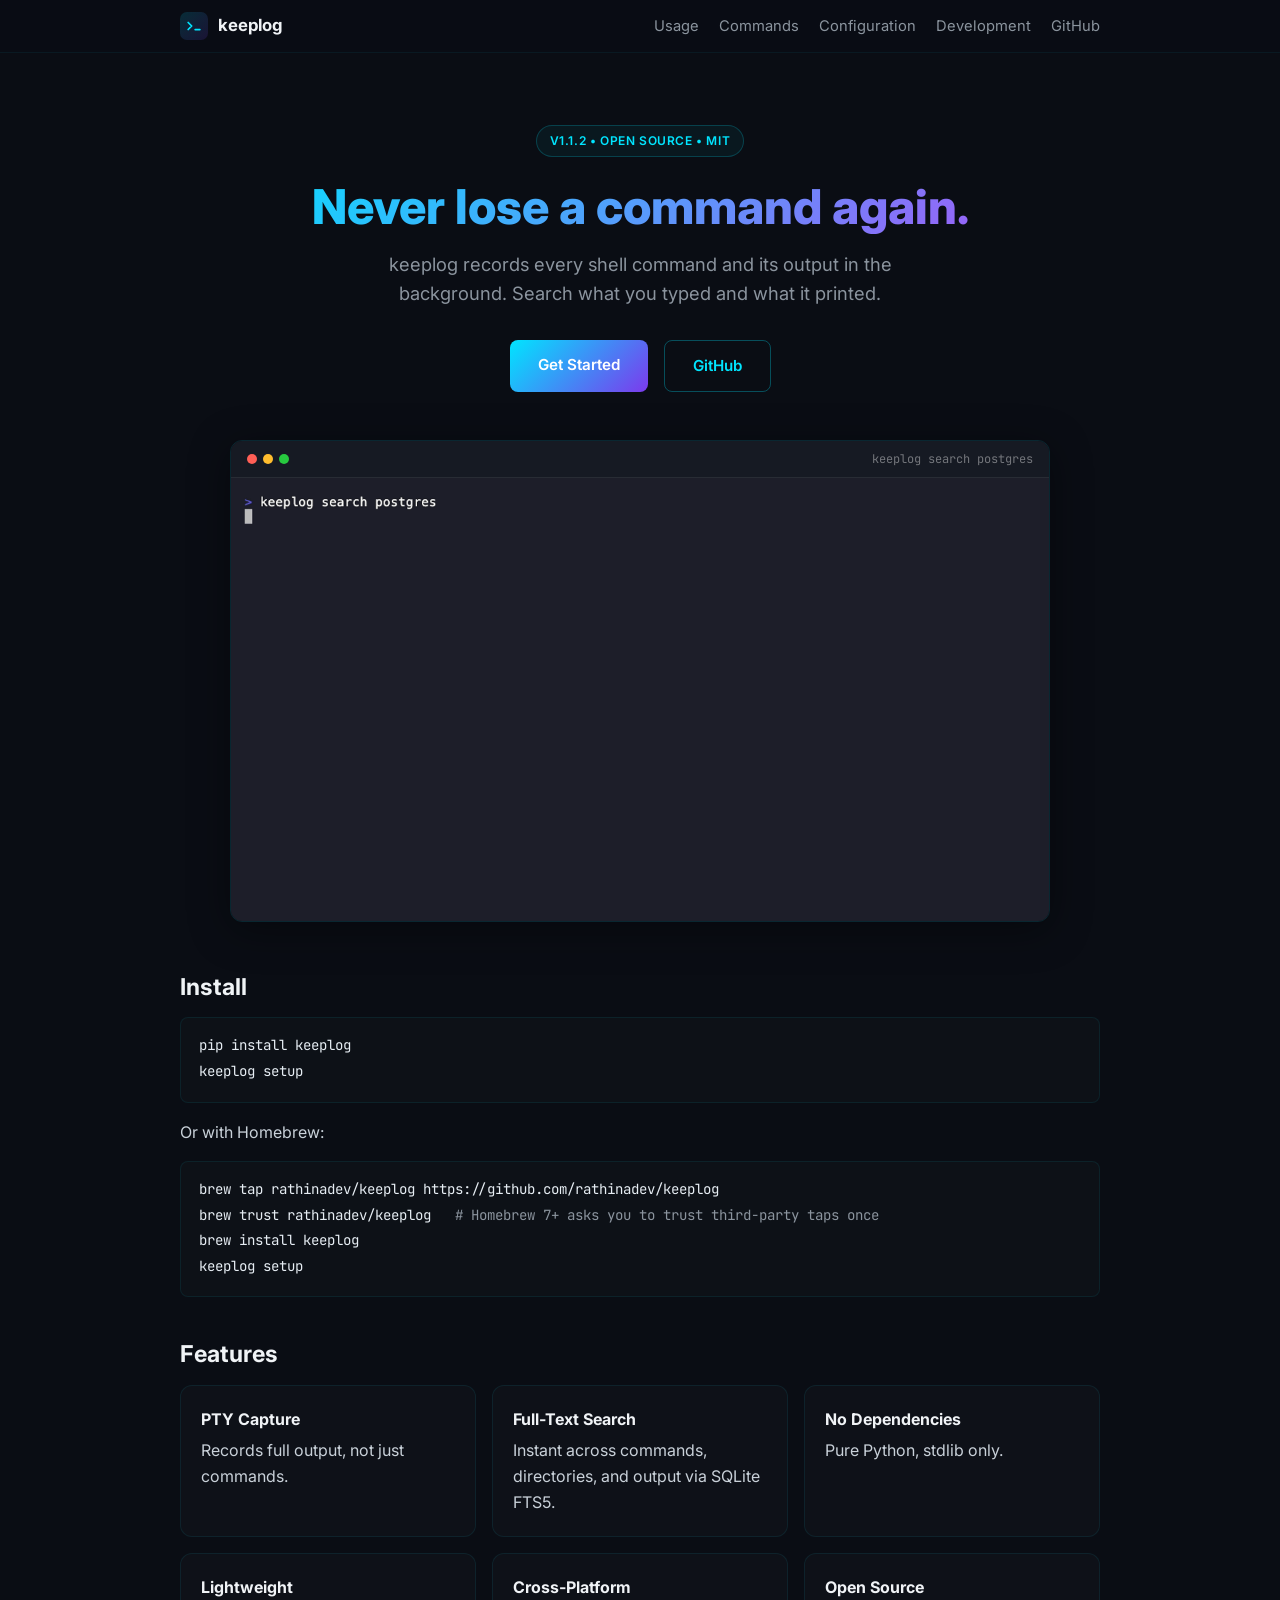
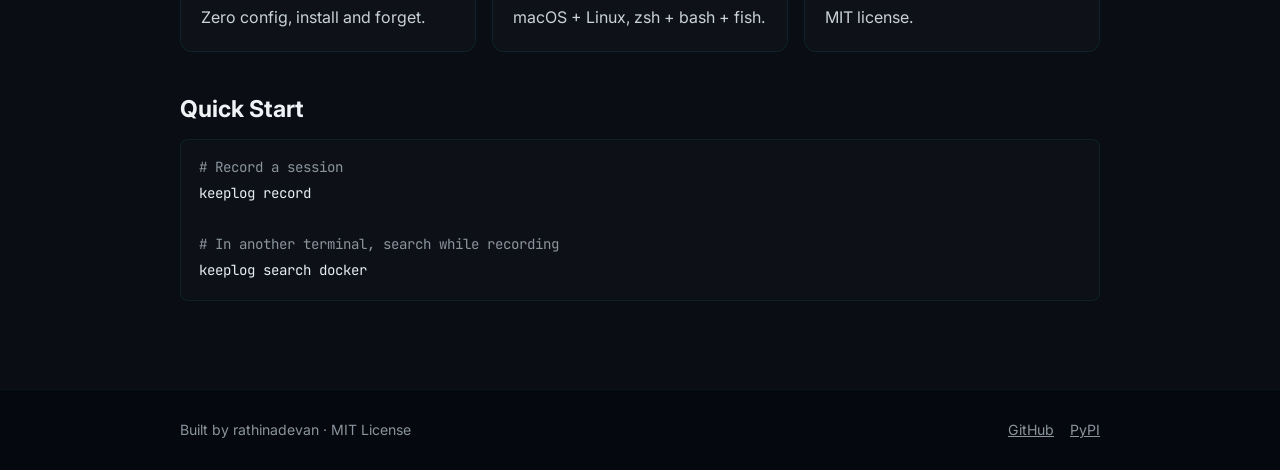
<file: docs/index.html>
<!doctype html>
<html lang="en">
<head>
  <meta charset="utf-8">
  <meta name="viewport" content="width=device-width, initial-scale=1">
  <title>keeplog</title>
  <meta name="description" content="keeplog records every terminal command and its output to a searchable local SQLite database. Install once, search your shell history instantly with fzf.">
  <link rel="canonical" href="https://rathinadev.github.io/keeplog/">
  <meta property="og:type" content="website">
  <meta property="og:site_name" content="keeplog">
  <meta property="og:title" content="keeplog">
  <meta property="og:description" content="keeplog records every terminal command and its output to a searchable local SQLite database. Install once, search your shell history instantly with fzf.">
  <meta property="og:url" content="https://rathinadev.github.io/keeplog/">
  <meta name="twitter:card" content="summary">
  <link rel="icon" href="assets/favicon.png">
  <link rel="preconnect" href="https://fonts.googleapis.com">
  <link rel="preconnect" href="https://fonts.gstatic.com" crossorigin>
  <link rel="stylesheet" href="https://fonts.googleapis.com/css2?family=Inter:wght@400;600;700;800&family=JetBrains+Mono:wght@400;500&display=swap">
  <link rel="stylesheet" href="style.css">
  <script src="site.js" defer></script>
  <script type="application/ld+json">
  {
    "@context": "https://schema.org",
    "@type": "SoftwareApplication",
    "name": "keeplog",
    "description": "Terminal session logger with full-text search. Records every shell command and output to a local SQLite database.",
    "applicationCategory": "DeveloperApplication",
    "operatingSystem": "macOS, Linux",
    "url": "https://rathinadev.github.io/keeplog/",
    "downloadUrl": "https://pypi.org/project/keeplog/",
    "license": "https://github.com/rathinadev/keeplog/blob/main/LICENSE",
    "offers": {
      "@type": "Offer",
      "price": "0",
      "priceCurrency": "USD"
    }
  }
  </script>
</head>
<body>
  <a class="skip" href="#main">Skip to content</a>
  <header class="site-header">
    <div class="wrap header-inner">
      <a class="brand" href="./" aria-current="page"><img src="assets/logo.svg" alt="" width="28" height="28">keeplog</a>
      <nav class="site-nav" aria-label="Main">
        <a href="usage/">Usage</a>
        <a href="commands/">Commands</a>
        <a href="config/">Configuration</a>
        <a href="development/">Development</a>
        <a href="https://github.com/rathinadev/keeplog">GitHub</a>
      </nav>
    </div>
  </header>

  <main id="main" class="wrap">
    <section class="hero">
      <div class="hero-badge">v1.1.2 • Open Source • MIT</div>
      <h1>Never lose a command again.</h1>
      <p class="hero-subtitle">keeplog records every shell command and its output in the background. Search what you typed and what it printed.</p>
      <div class="hero-actions">
        <a class="btn btn-primary" href="#install">Get Started</a>
        <a class="btn btn-ghost" href="https://github.com/rathinadev/keeplog">GitHub</a>
      </div>
      <figure class="terminal">
        <div class="terminal-bar" aria-hidden="true">
          <span class="terminal-dot red"></span>
          <span class="terminal-dot yellow"></span>
          <span class="terminal-dot green"></span>
          <span class="terminal-title">keeplog search postgres</span>
        </div>
        <img src="assets/demo.gif" width="1200" height="650" alt="Demo: keeplog search postgres finds docker ps and kubectl get pods, whose saved output mentions postgres, and shows that output in a preview pane.">
      </figure>
    </section>

    <h2 id="install">Install</h2>
<pre><code>pip install keeplog
keeplog setup</code></pre>

    <p>Or with Homebrew:</p>
<pre><code>brew tap rathinadev/keeplog https://github.com/rathinadev/keeplog
brew trust rathinadev/keeplog   <span class="c"># Homebrew 7+ asks you to trust third-party taps once</span>
brew install keeplog
keeplog setup</code></pre>

    <h2>Features</h2>
    <ul class="cards">
      <li><strong>PTY Capture</strong>Records full output, not just commands.</li>
      <li><strong>Full-Text Search</strong>Instant across commands, directories, and output via SQLite FTS5.</li>
      <li><strong>No Dependencies</strong>Pure Python, stdlib only.</li>
      <li><strong>Lightweight</strong>Zero config, install and forget.</li>
      <li><strong>Cross-Platform</strong>macOS + Linux, zsh + bash + fish.</li>
      <li><strong>Open Source</strong>MIT license.</li>
    </ul>

    <h2>Quick Start</h2>
<pre><code><span class="c"># Record a session</span>
keeplog record

<span class="c"># In another terminal, search while recording</span>
keeplog search docker</code></pre>
  </main>

  <footer class="site-footer">
    <div class="wrap">
      <span>Built by rathinadevan · MIT License</span>
      <span><a href="https://github.com/rathinadev/keeplog">GitHub</a><a href="https://pypi.org/project/keeplog/">PyPI</a></span>
    </div>
  </footer>
</body>
</html>
</file>
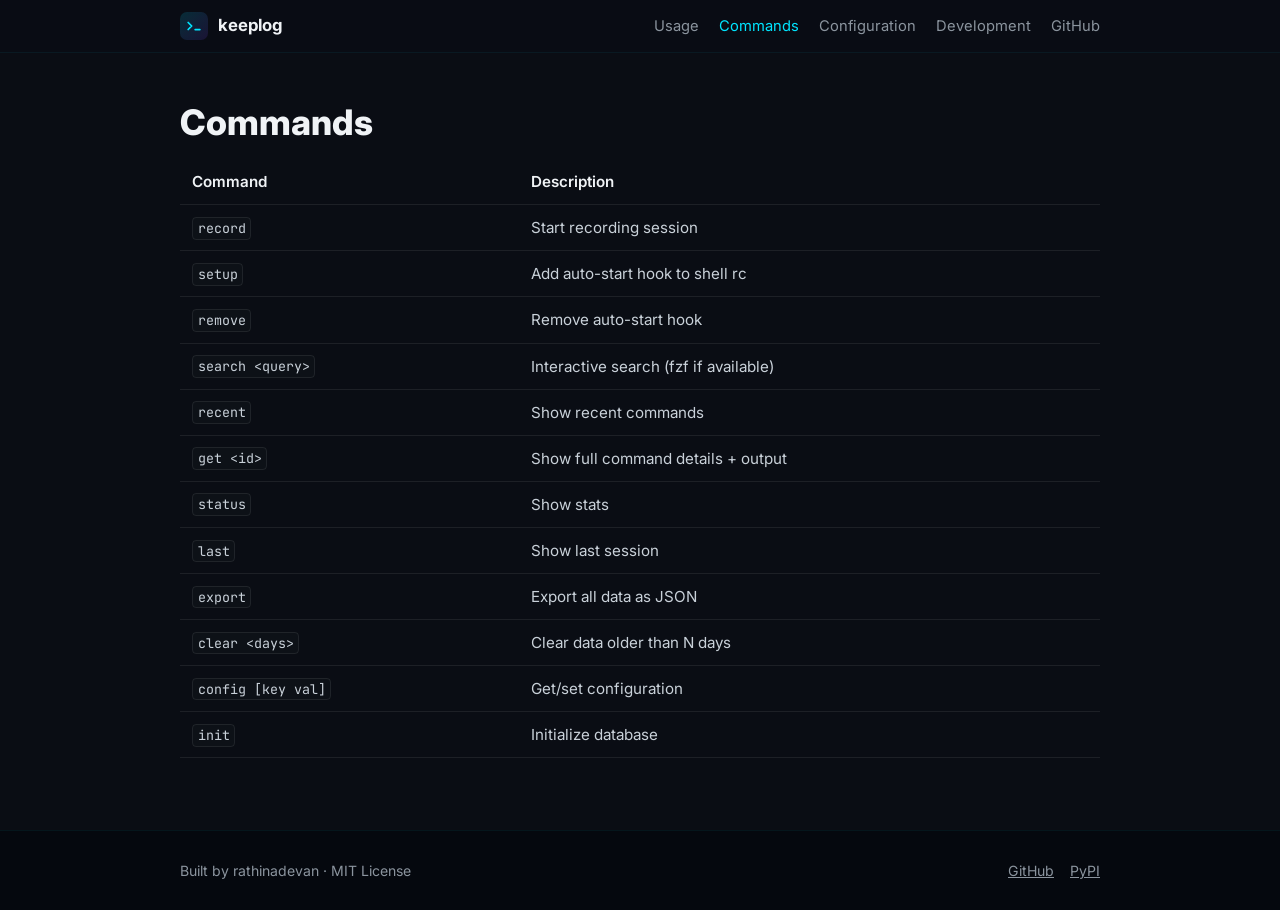
<file: docs/commands/index.html>
<!doctype html>
<html lang="en">
<head>
  <meta charset="utf-8">
  <meta name="viewport" content="width=device-width, initial-scale=1">
  <title>Commands - keeplog</title>
  <meta name="description" content="Full reference of keeplog CLI commands — record, search, recent, get, status, export, clear, config, and more.">
  <link rel="canonical" href="https://rathinadev.github.io/keeplog/commands/">
  <meta property="og:type" content="website">
  <meta property="og:site_name" content="keeplog">
  <meta property="og:title" content="Commands - keeplog">
  <meta property="og:description" content="Full reference of keeplog CLI commands — record, search, recent, get, status, export, clear, config, and more.">
  <meta property="og:url" content="https://rathinadev.github.io/keeplog/commands/">
  <meta name="twitter:card" content="summary">
  <link rel="icon" href="../assets/favicon.png">
  <link rel="preconnect" href="https://fonts.googleapis.com">
  <link rel="preconnect" href="https://fonts.gstatic.com" crossorigin>
  <link rel="stylesheet" href="https://fonts.googleapis.com/css2?family=Inter:wght@400;600;700;800&family=JetBrains+Mono:wght@400;500&display=swap">
  <link rel="stylesheet" href="../style.css">
  <script src="../site.js" defer></script>
</head>
<body>
  <a class="skip" href="#main">Skip to content</a>
  <header class="site-header">
    <div class="wrap header-inner">
      <a class="brand" href="../"><img src="../assets/logo.svg" alt="" width="28" height="28">keeplog</a>
      <nav class="site-nav" aria-label="Main">
        <a href="../usage/">Usage</a>
        <a href="../commands/" aria-current="page">Commands</a>
        <a href="../config/">Configuration</a>
        <a href="../development/">Development</a>
        <a href="https://github.com/rathinadev/keeplog">GitHub</a>
      </nav>
    </div>
  </header>

  <main id="main" class="wrap">
    <h1>Commands</h1>
    <div class="table-wrap">
      <table>
        <thead>
          <tr><th>Command</th><th>Description</th></tr>
        </thead>
        <tbody>
          <tr><td><code>record</code></td><td>Start recording session</td></tr>
          <tr><td><code>setup</code></td><td>Add auto-start hook to shell rc</td></tr>
          <tr><td><code>remove</code></td><td>Remove auto-start hook</td></tr>
          <tr><td><code>search &lt;query&gt;</code></td><td>Interactive search (fzf if available)</td></tr>
          <tr><td><code>recent</code></td><td>Show recent commands</td></tr>
          <tr><td><code>get &lt;id&gt;</code></td><td>Show full command details + output</td></tr>
          <tr><td><code>status</code></td><td>Show stats</td></tr>
          <tr><td><code>last</code></td><td>Show last session</td></tr>
          <tr><td><code>export</code></td><td>Export all data as JSON</td></tr>
          <tr><td><code>clear &lt;days&gt;</code></td><td>Clear data older than N days</td></tr>
          <tr><td><code>config [key val]</code></td><td>Get/set configuration</td></tr>
          <tr><td><code>init</code></td><td>Initialize database</td></tr>
        </tbody>
      </table>
    </div>
  </main>

  <footer class="site-footer">
    <div class="wrap">
      <span>Built by rathinadevan · MIT License</span>
      <span><a href="https://github.com/rathinadev/keeplog">GitHub</a><a href="https://pypi.org/project/keeplog/">PyPI</a></span>
    </div>
  </footer>
</body>
</html>
</file>
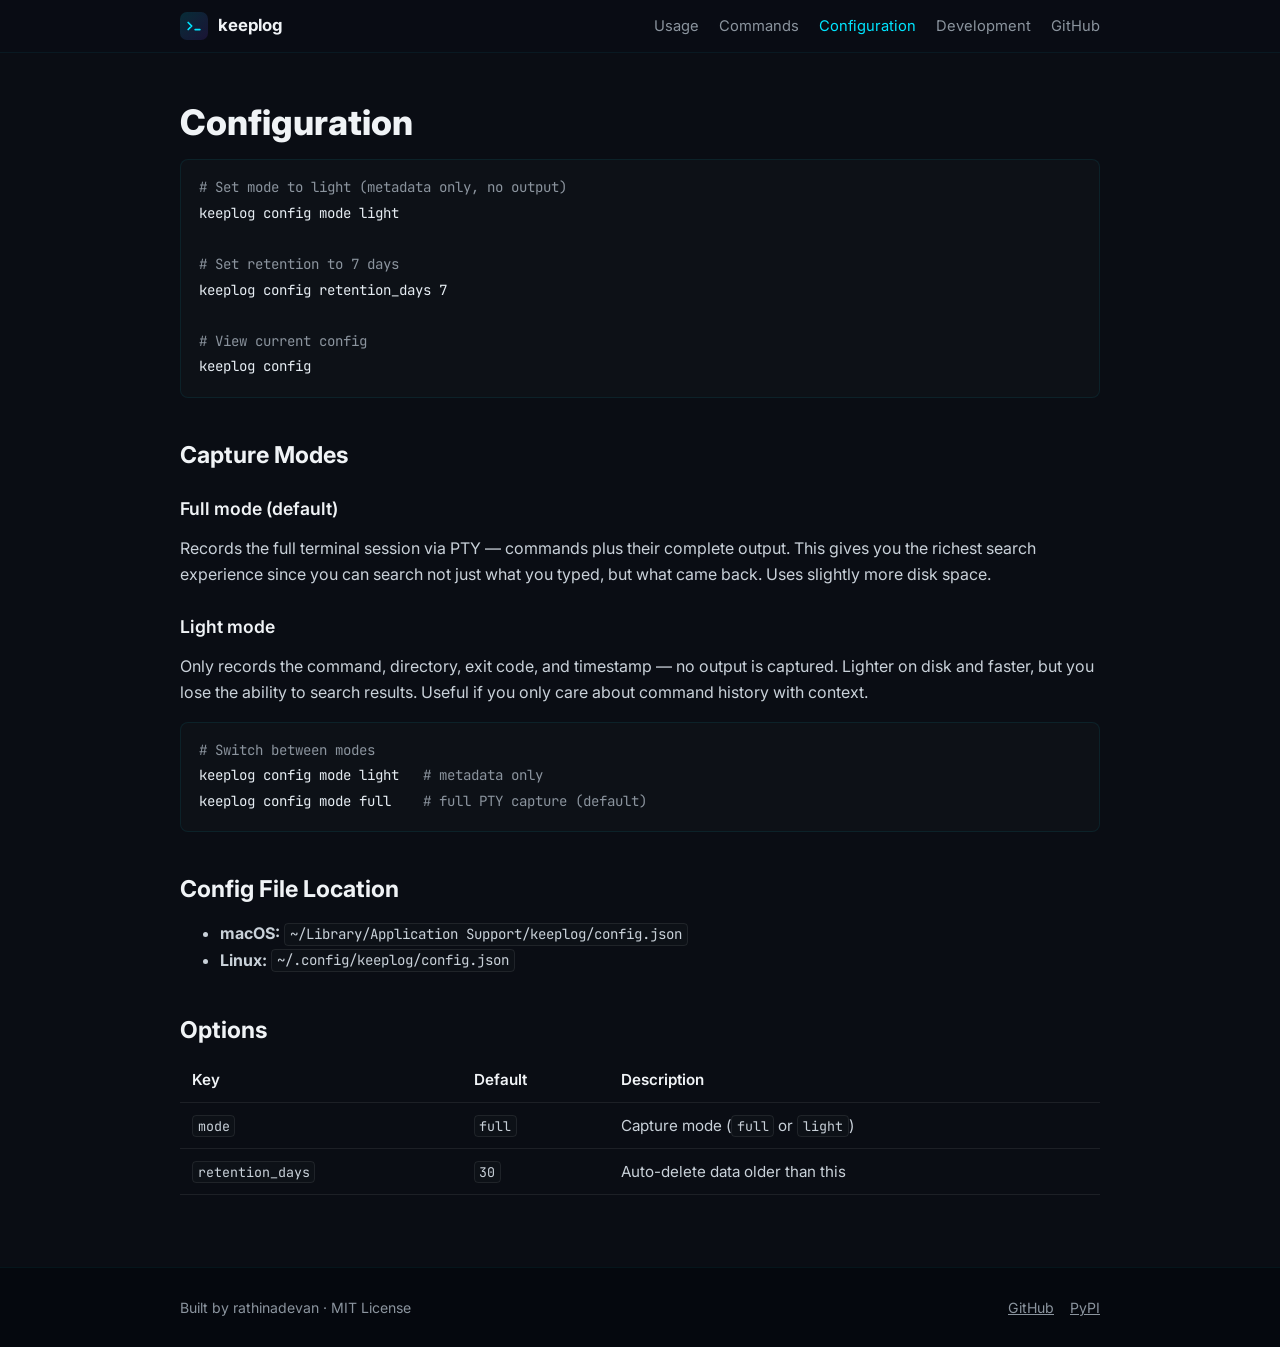
<file: docs/config/index.html>
<!doctype html>
<html lang="en">
<head>
  <meta charset="utf-8">
  <meta name="viewport" content="width=device-width, initial-scale=1">
  <title>Configuration - keeplog</title>
  <meta name="description" content="Configure keeplog's capture mode (full vs light) and data retention period.">
  <link rel="canonical" href="https://rathinadev.github.io/keeplog/config/">
  <meta property="og:type" content="website">
  <meta property="og:site_name" content="keeplog">
  <meta property="og:title" content="Configuration - keeplog">
  <meta property="og:description" content="Configure keeplog's capture mode (full vs light) and data retention period.">
  <meta property="og:url" content="https://rathinadev.github.io/keeplog/config/">
  <meta name="twitter:card" content="summary">
  <link rel="icon" href="../assets/favicon.png">
  <link rel="preconnect" href="https://fonts.googleapis.com">
  <link rel="preconnect" href="https://fonts.gstatic.com" crossorigin>
  <link rel="stylesheet" href="https://fonts.googleapis.com/css2?family=Inter:wght@400;600;700;800&family=JetBrains+Mono:wght@400;500&display=swap">
  <link rel="stylesheet" href="../style.css">
  <script src="../site.js" defer></script>
</head>
<body>
  <a class="skip" href="#main">Skip to content</a>
  <header class="site-header">
    <div class="wrap header-inner">
      <a class="brand" href="../"><img src="../assets/logo.svg" alt="" width="28" height="28">keeplog</a>
      <nav class="site-nav" aria-label="Main">
        <a href="../usage/">Usage</a>
        <a href="../commands/">Commands</a>
        <a href="../config/" aria-current="page">Configuration</a>
        <a href="../development/">Development</a>
        <a href="https://github.com/rathinadev/keeplog">GitHub</a>
      </nav>
    </div>
  </header>

  <main id="main" class="wrap">
    <h1>Configuration</h1>
<pre><code><span class="c"># Set mode to light (metadata only, no output)</span>
keeplog config mode light

<span class="c"># Set retention to 7 days</span>
keeplog config retention_days 7

<span class="c"># View current config</span>
keeplog config</code></pre>

    <h2>Capture Modes</h2>

    <h3>Full mode (default)</h3>
    <p>Records the full terminal session via PTY — commands plus their complete output. This gives you the richest search experience since you can search not just what you typed, but what came back. Uses slightly more disk space.</p>

    <h3>Light mode</h3>
    <p>Only records the command, directory, exit code, and timestamp — no output is captured. Lighter on disk and faster, but you lose the ability to search results. Useful if you only care about command history with context.</p>

<pre><code><span class="c"># Switch between modes</span>
keeplog config mode light   <span class="c"># metadata only</span>
keeplog config mode full    <span class="c"># full PTY capture (default)</span></code></pre>

    <h2>Config File Location</h2>
    <ul>
      <li><strong>macOS:</strong> <code>~/Library/Application Support/keeplog/config.json</code></li>
      <li><strong>Linux:</strong> <code>~/.config/keeplog/config.json</code></li>
    </ul>

    <h2>Options</h2>
    <div class="table-wrap">
      <table>
        <thead>
          <tr><th>Key</th><th>Default</th><th>Description</th></tr>
        </thead>
        <tbody>
          <tr><td><code>mode</code></td><td><code>full</code></td><td>Capture mode (<code>full</code> or <code>light</code>)</td></tr>
          <tr><td><code>retention_days</code></td><td><code>30</code></td><td>Auto-delete data older than this</td></tr>
        </tbody>
      </table>
    </div>
  </main>

  <footer class="site-footer">
    <div class="wrap">
      <span>Built by rathinadevan · MIT License</span>
      <span><a href="https://github.com/rathinadev/keeplog">GitHub</a><a href="https://pypi.org/project/keeplog/">PyPI</a></span>
    </div>
  </footer>
</body>
</html>
</file>
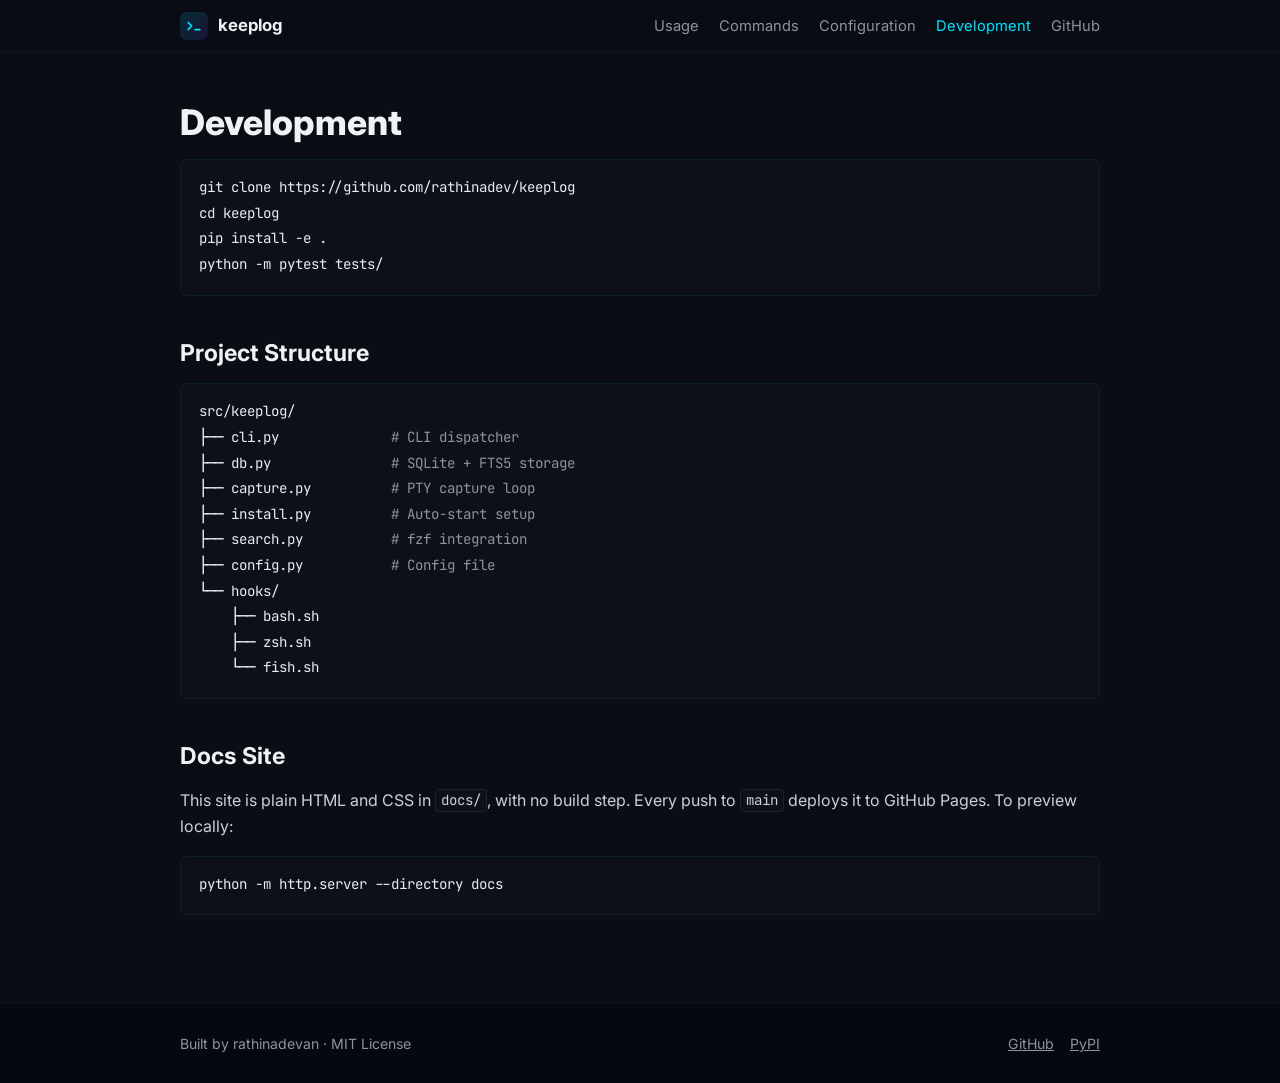
<file: docs/development/index.html>
<!doctype html>
<html lang="en">
<head>
  <meta charset="utf-8">
  <meta name="viewport" content="width=device-width, initial-scale=1">
  <title>Development - keeplog</title>
  <meta name="description" content="Set up a local development environment for keeplog and run its test suite.">
  <link rel="canonical" href="https://rathinadev.github.io/keeplog/development/">
  <meta property="og:type" content="website">
  <meta property="og:site_name" content="keeplog">
  <meta property="og:title" content="Development - keeplog">
  <meta property="og:description" content="Set up a local development environment for keeplog and run its test suite.">
  <meta property="og:url" content="https://rathinadev.github.io/keeplog/development/">
  <meta name="twitter:card" content="summary">
  <link rel="icon" href="../assets/favicon.png">
  <link rel="preconnect" href="https://fonts.googleapis.com">
  <link rel="preconnect" href="https://fonts.gstatic.com" crossorigin>
  <link rel="stylesheet" href="https://fonts.googleapis.com/css2?family=Inter:wght@400;600;700;800&family=JetBrains+Mono:wght@400;500&display=swap">
  <link rel="stylesheet" href="../style.css">
  <script src="../site.js" defer></script>
</head>
<body>
  <a class="skip" href="#main">Skip to content</a>
  <header class="site-header">
    <div class="wrap header-inner">
      <a class="brand" href="../"><img src="../assets/logo.svg" alt="" width="28" height="28">keeplog</a>
      <nav class="site-nav" aria-label="Main">
        <a href="../usage/">Usage</a>
        <a href="../commands/">Commands</a>
        <a href="../config/">Configuration</a>
        <a href="../development/" aria-current="page">Development</a>
        <a href="https://github.com/rathinadev/keeplog">GitHub</a>
      </nav>
    </div>
  </header>

  <main id="main" class="wrap">
    <h1>Development</h1>
<pre><code>git clone https://github.com/rathinadev/keeplog
cd keeplog
pip install -e .
python -m pytest tests/</code></pre>

    <h2>Project Structure</h2>
<pre><code>src/keeplog/
├── cli.py              <span class="c"># CLI dispatcher</span>
├── db.py               <span class="c"># SQLite + FTS5 storage</span>
├── capture.py          <span class="c"># PTY capture loop</span>
├── install.py          <span class="c"># Auto-start setup</span>
├── search.py           <span class="c"># fzf integration</span>
├── config.py           <span class="c"># Config file</span>
└── hooks/
    ├── bash.sh
    ├── zsh.sh
    └── fish.sh</code></pre>

    <h2>Docs Site</h2>
    <p>This site is plain HTML and CSS in <code>docs/</code>, with no build step. Every push to <code>main</code> deploys it to GitHub Pages. To preview locally:</p>
<pre><code>python -m http.server --directory docs</code></pre>
  </main>

  <footer class="site-footer">
    <div class="wrap">
      <span>Built by rathinadevan · MIT License</span>
      <span><a href="https://github.com/rathinadev/keeplog">GitHub</a><a href="https://pypi.org/project/keeplog/">PyPI</a></span>
    </div>
  </footer>
</body>
</html>
</file>
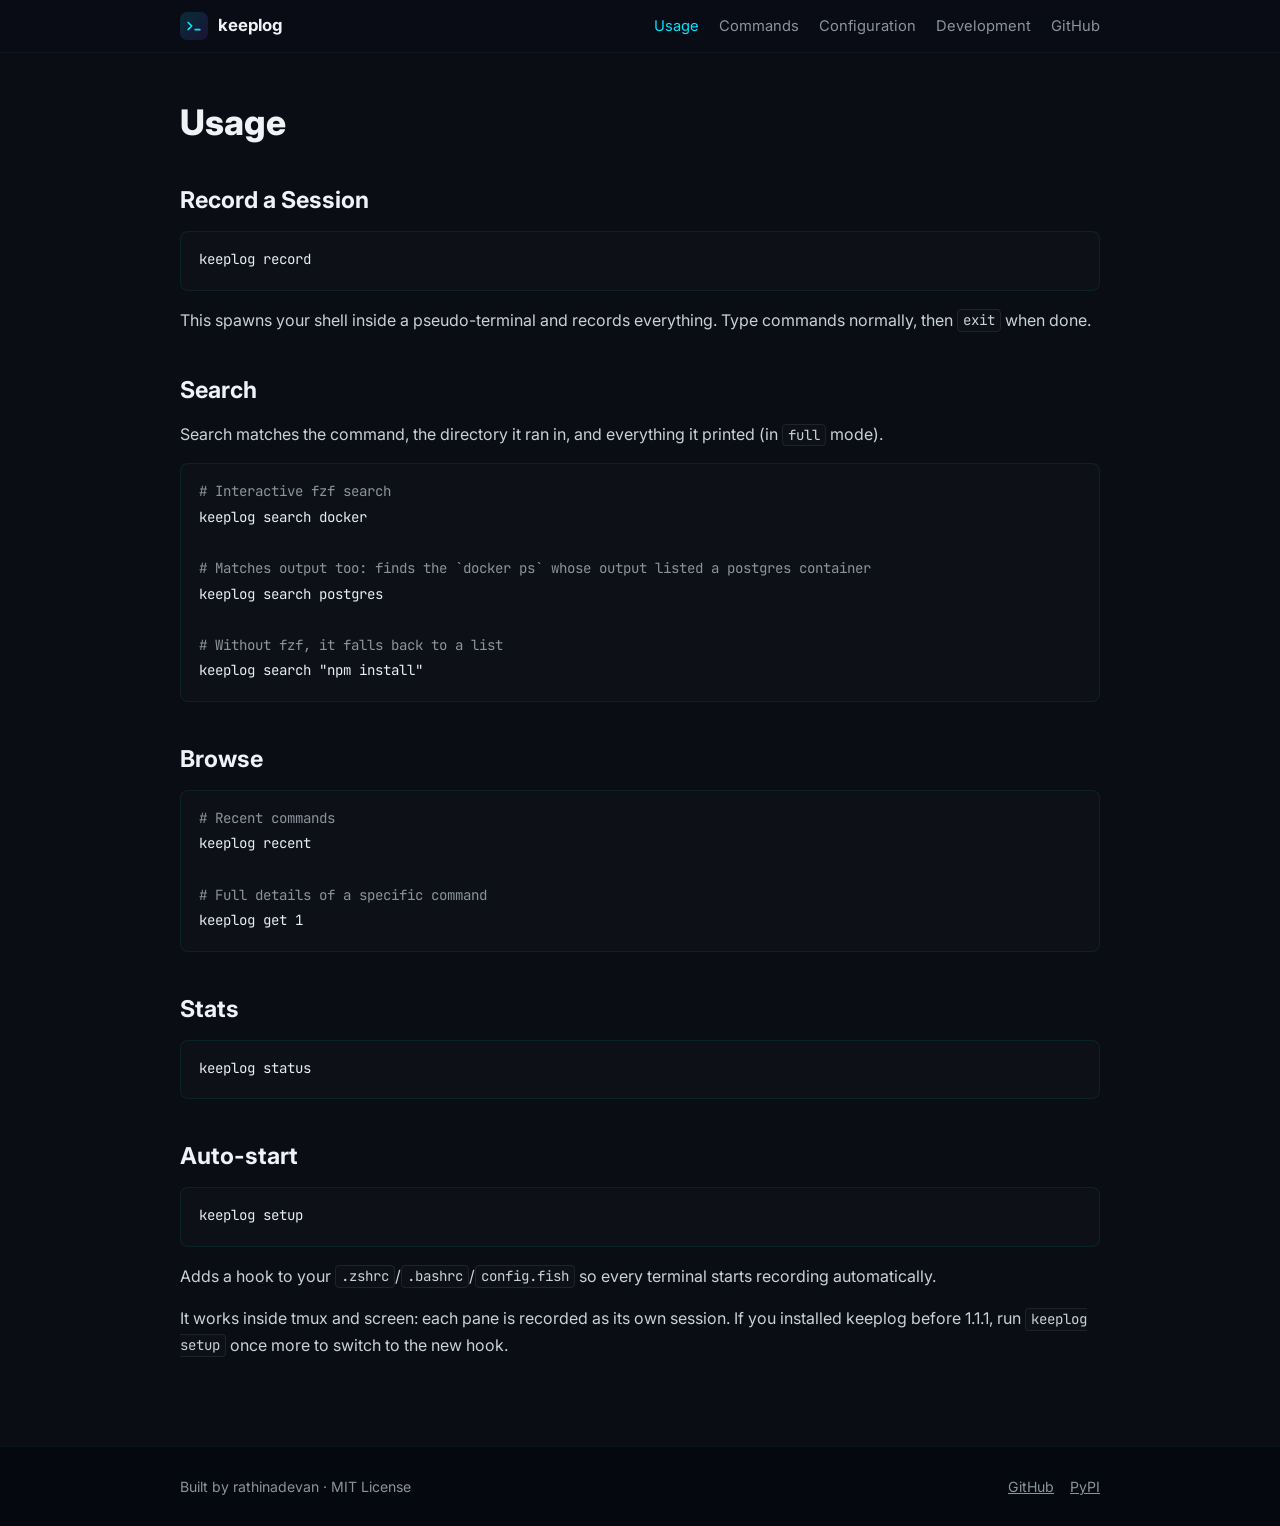
<file: docs/usage/index.html>
<!doctype html>
<html lang="en">
<head>
  <meta charset="utf-8">
  <meta name="viewport" content="width=device-width, initial-scale=1">
  <title>Usage - keeplog</title>
  <meta name="description" content="How to record terminal sessions, search command history, and browse past output with keeplog.">
  <link rel="canonical" href="https://rathinadev.github.io/keeplog/usage/">
  <meta property="og:type" content="website">
  <meta property="og:site_name" content="keeplog">
  <meta property="og:title" content="Usage - keeplog">
  <meta property="og:description" content="How to record terminal sessions, search command history, and browse past output with keeplog.">
  <meta property="og:url" content="https://rathinadev.github.io/keeplog/usage/">
  <meta name="twitter:card" content="summary">
  <link rel="icon" href="../assets/favicon.png">
  <link rel="preconnect" href="https://fonts.googleapis.com">
  <link rel="preconnect" href="https://fonts.gstatic.com" crossorigin>
  <link rel="stylesheet" href="https://fonts.googleapis.com/css2?family=Inter:wght@400;600;700;800&family=JetBrains+Mono:wght@400;500&display=swap">
  <link rel="stylesheet" href="../style.css">
  <script src="../site.js" defer></script>
</head>
<body>
  <a class="skip" href="#main">Skip to content</a>
  <header class="site-header">
    <div class="wrap header-inner">
      <a class="brand" href="../"><img src="../assets/logo.svg" alt="" width="28" height="28">keeplog</a>
      <nav class="site-nav" aria-label="Main">
        <a href="../usage/" aria-current="page">Usage</a>
        <a href="../commands/">Commands</a>
        <a href="../config/">Configuration</a>
        <a href="../development/">Development</a>
        <a href="https://github.com/rathinadev/keeplog">GitHub</a>
      </nav>
    </div>
  </header>

  <main id="main" class="wrap">
    <h1>Usage</h1>

    <h2>Record a Session</h2>
<pre><code>keeplog record</code></pre>
    <p>This spawns your shell inside a pseudo-terminal and records everything. Type commands normally, then <code>exit</code> when done.</p>

    <h2>Search</h2>
    <p>Search matches the command, the directory it ran in, and everything it printed (in <code>full</code> mode).</p>
<pre><code><span class="c"># Interactive fzf search</span>
keeplog search docker

<span class="c"># Matches output too: finds the `docker ps` whose output listed a postgres container</span>
keeplog search postgres

<span class="c"># Without fzf, it falls back to a list</span>
keeplog search "npm install"</code></pre>

    <h2>Browse</h2>
<pre><code><span class="c"># Recent commands</span>
keeplog recent

<span class="c"># Full details of a specific command</span>
keeplog get 1</code></pre>

    <h2>Stats</h2>
<pre><code>keeplog status</code></pre>

    <h2>Auto-start</h2>
<pre><code>keeplog setup</code></pre>
    <p>Adds a hook to your <code>.zshrc</code>/<code>.bashrc</code>/<code>config.fish</code> so every terminal starts recording automatically.</p>
    <p>It works inside tmux and screen: each pane is recorded as its own session. If you installed keeplog before 1.1.1, run <code>keeplog setup</code> once more to switch to the new hook.</p>
  </main>

  <footer class="site-footer">
    <div class="wrap">
      <span>Built by rathinadevan · MIT License</span>
      <span><a href="https://github.com/rathinadev/keeplog">GitHub</a><a href="https://pypi.org/project/keeplog/">PyPI</a></span>
    </div>
  </footer>
</body>
</html>
</file>
<file: docs/style.css>
:root {
  --bg: #0a0d14;
  --bg-raised: #0d1117;
  --text: #c9d1d9;
  --muted: #8b949e;
  --heading: #f0f3f6;
  --accent: #00e5ff;
  --line: rgba(255, 255, 255, 0.08);
  --line-accent: rgba(0, 229, 255, 0.12);
  --sans: 'Inter', -apple-system, BlinkMacSystemFont, 'Segoe UI', sans-serif;
  --mono: 'JetBrains Mono', ui-monospace, SFMono-Regular, Menlo, monospace;
}

* { box-sizing: border-box; }

html { scroll-behavior: smooth; }

body {
  margin: 0;
  background: var(--bg);
  color: var(--text);
  font: 16px/1.65 var(--sans);
}

a { color: var(--accent); }

img { max-width: 100%; height: auto; display: block; }

.wrap {
  max-width: 960px;
  margin: 0 auto;
  padding-inline: 20px;
}

.skip {
  position: absolute;
  left: -9999px;
}

.skip:focus {
  left: 16px;
  top: 12px;
  z-index: 10;
  background: var(--accent);
  color: #000;
  padding: 6px 12px;
  border-radius: 6px;
}

/* Header */
.site-header {
  position: sticky;
  top: 0;
  z-index: 5;
  background: rgba(10, 13, 20, 0.85);
  backdrop-filter: blur(16px) saturate(180%);
  -webkit-backdrop-filter: blur(16px) saturate(180%);
  border-bottom: 1px solid rgba(0, 229, 255, 0.06);
}

.header-inner {
  display: flex;
  align-items: center;
  justify-content: space-between;
  flex-wrap: wrap;
  gap: 8px 24px;
  padding-block: 12px;
}

.brand {
  display: flex;
  align-items: center;
  gap: 10px;
  color: var(--heading);
  font-weight: 700;
  font-size: 1.05rem;
  text-decoration: none;
}

.site-nav {
  display: flex;
  flex-wrap: wrap;
  gap: 4px 20px;
  font-size: 0.92rem;
}

.site-nav a {
  color: var(--muted);
  text-decoration: none;
}

.site-nav a:hover { color: var(--heading); }

.site-nav a[aria-current="page"] { color: var(--accent); }

/* Content */
main { padding-block: 48px 72px; }

h1, h2, h3 {
  color: var(--heading);
  line-height: 1.2;
}

h1 {
  font-size: 2.2rem;
  font-weight: 800;
  margin: 0 0 16px;
}

h2 {
  font-size: 1.45rem;
  font-weight: 700;
  margin: 44px 0 12px;
}

h3 {
  font-size: 1.1rem;
  font-weight: 600;
  margin: 28px 0 8px;
}

code {
  font-family: var(--mono);
  font-size: 0.88em;
  background: var(--bg-raised);
  border: 1px solid var(--line);
  border-radius: 4px;
  padding: 0.1em 0.35em;
}

pre {
  position: relative;
  margin: 16px 0;
  padding: 16px 18px;
  background: var(--bg-raised);
  border: 1px solid rgba(0, 229, 255, 0.08);
  border-radius: 8px;
  overflow-x: auto;
  line-height: 1.6;
}

pre code {
  background: none;
  border: 0;
  padding: 0;
  font-size: 0.88rem;
  color: #e6edf3;
}

pre .c { color: var(--muted); }

.copy {
  position: absolute;
  top: 8px;
  right: 8px;
  padding: 4px 10px;
  font: 500 0.75rem var(--sans);
  color: var(--muted);
  background: rgba(255, 255, 255, 0.04);
  border: 1px solid rgba(255, 255, 255, 0.12);
  border-radius: 6px;
  cursor: pointer;
  opacity: 0;
  transition: opacity 0.15s;
}

pre:hover .copy,
.copy:focus-visible { opacity: 1; }

@media (hover: none) {
  .copy { opacity: 1; }
}

.table-wrap { overflow-x: auto; }

table {
  width: 100%;
  border-collapse: collapse;
  font-size: 0.95rem;
}

th, td {
  text-align: left;
  vertical-align: top;
  padding: 10px 12px;
  border-bottom: 1px solid var(--line);
}

th {
  color: var(--heading);
  font-weight: 600;
}

td code { white-space: nowrap; }

/* Hero */
.hero {
  text-align: center;
  padding-block: 24px 8px;
}

.hero-badge {
  display: inline-block;
  margin-bottom: 24px;
  padding: 5px 13px;
  border: 1px solid rgba(0, 229, 255, 0.2);
  border-radius: 100px;
  background: rgba(0, 229, 255, 0.05);
  color: var(--accent);
  font-size: 0.75rem;
  font-weight: 600;
  letter-spacing: 0.05em;
  text-transform: uppercase;
}

.hero h1 {
  font-size: 3rem;
  line-height: 1.1;
  background: linear-gradient(135deg, #00e5ff 0%, #a855f7 50%, #00e5ff 100%);
  background-size: 200% auto;
  -webkit-background-clip: text;
  background-clip: text;
  -webkit-text-fill-color: transparent;
  animation: shimmer 4s ease-in-out infinite;
}

@keyframes shimmer {
  0%, 100% { background-position: 0% center; }
  50% { background-position: 200% center; }
}

.hero-subtitle {
  max-width: 600px;
  margin: 0 auto 32px;
  color: var(--muted);
  font-size: 1.15rem;
  line-height: 1.6;
}

.hero-actions {
  display: flex;
  flex-wrap: wrap;
  justify-content: center;
  gap: 16px;
  margin-bottom: 48px;
}

.btn {
  display: inline-block;
  padding: 12px 28px;
  border-radius: 8px;
  font-weight: 600;
  font-size: 0.95rem;
  text-decoration: none;
  transition: transform 0.2s, box-shadow 0.2s, background 0.2s, border-color 0.2s;
}

.btn-primary {
  background: linear-gradient(135deg, #00e5ff, #7c3aed);
  color: #fff;
}

.btn-primary:hover {
  transform: translateY(-2px);
  box-shadow: 0 8px 30px rgba(0, 229, 255, 0.3);
}

.btn-ghost {
  border: 1px solid rgba(0, 229, 255, 0.3);
  color: var(--accent);
}

.btn-ghost:hover {
  background: rgba(0, 229, 255, 0.08);
  border-color: var(--accent);
}

/* Terminal frame */
.terminal {
  max-width: 820px;
  margin: 0 auto;
  border: 1px solid var(--line-accent);
  border-radius: 12px;
  overflow: hidden;
  box-shadow: 0 8px 40px rgba(0, 0, 0, 0.4);
  text-align: left;
}

.terminal-bar {
  display: flex;
  align-items: center;
  gap: 6px;
  padding: 10px 16px;
  background: #161a23;
  border-bottom: 1px solid var(--line);
}

.terminal-dot {
  width: 10px;
  height: 10px;
  border-radius: 50%;
}

.terminal-dot.red { background: #ff5f56; }
.terminal-dot.yellow { background: #ffbd2e; }
.terminal-dot.green { background: #27c93f; }

.terminal-title {
  margin-left: auto;
  color: rgba(255, 255, 255, 0.4);
  font: 0.75rem var(--mono);
}

/* Feature cards */
.cards {
  display: grid;
  grid-template-columns: repeat(auto-fit, minmax(240px, 1fr));
  gap: 16px;
  margin: 16px 0 0;
  padding: 0;
  list-style: none;
}

.cards li {
  padding: 20px;
  border: 1px solid rgba(0, 229, 255, 0.08);
  border-radius: 12px;
  background: rgba(255, 255, 255, 0.02);
  transition: transform 0.2s, border-color 0.2s, box-shadow 0.2s;
}

.cards li:hover {
  transform: translateY(-2px);
  border-color: rgba(0, 229, 255, 0.2);
  box-shadow: 0 4px 20px rgba(0, 229, 255, 0.06);
}

.cards strong {
  display: block;
  margin-bottom: 4px;
  color: var(--heading);
}

/* Footer */
.site-footer {
  padding-block: 28px;
  border-top: 1px solid rgba(0, 229, 255, 0.06);
  background: #05080e;
  color: var(--muted);
  font-size: 0.88rem;
}

.site-footer .wrap {
  display: flex;
  flex-wrap: wrap;
  justify-content: space-between;
  gap: 8px 24px;
}

.site-footer a {
  color: var(--muted);
  margin-left: 16px;
}

.site-footer a:first-child { margin-left: 0; }

@media (max-width: 600px) {
  main { padding-block: 32px 56px; }
  h1 { font-size: 1.8rem; }
  .hero h1 { font-size: 2.2rem; }
}

@media (prefers-reduced-motion: reduce) {
  html { scroll-behavior: auto; }
  .hero h1 { animation: none; }
  .btn, .cards li { transition: none; }
}
</file>
